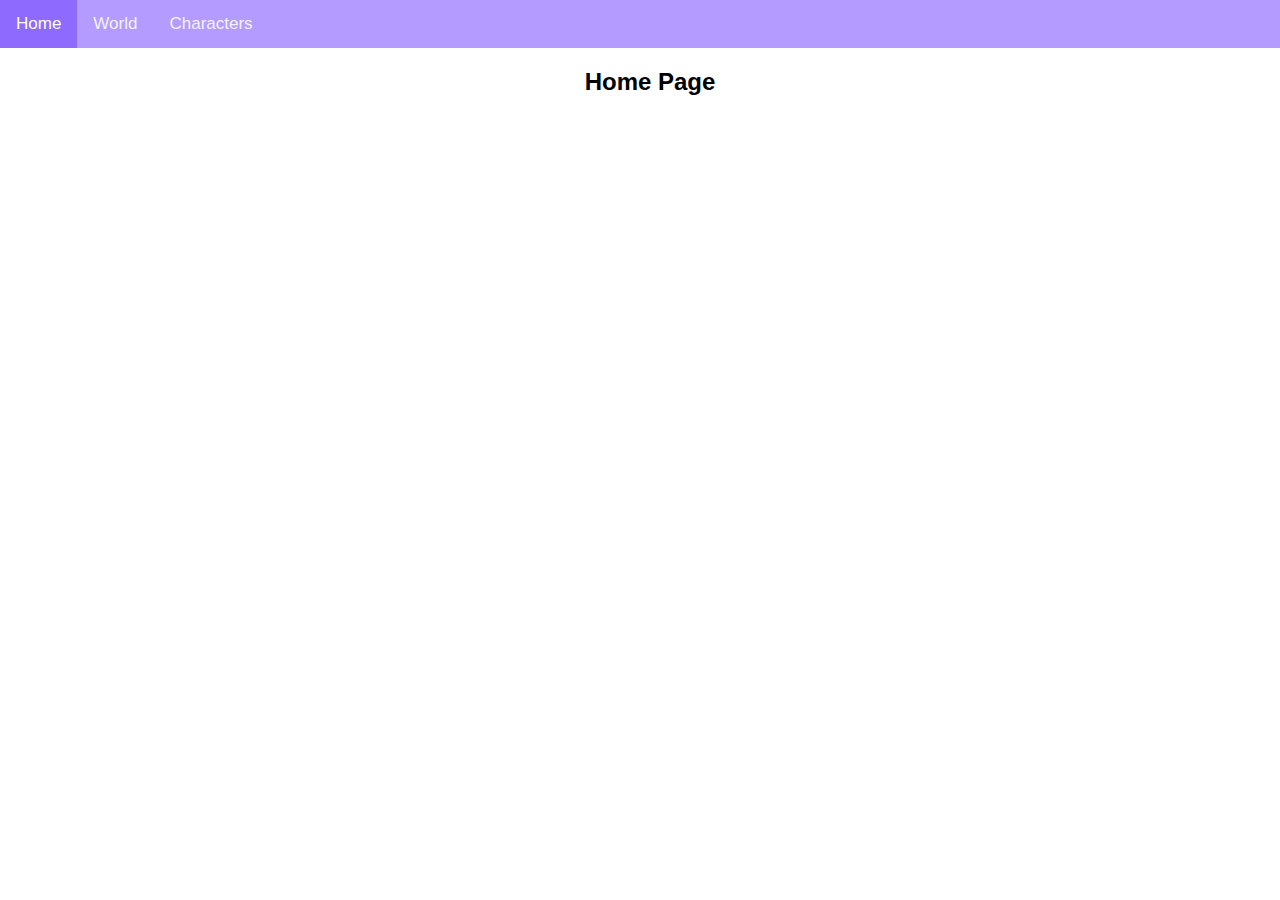
<file: index.html>
<!DOCTYPE html>

<head>
  <meta charset="utf-8">
  <meta name="viewport" content="width=device-width">
  <title>Lovket's OC Profiles</title>
  <link href="style.css" rel="stylesheet" type="text/css" />
  <html>
  <meta name="viewport" content="width=device-width, initial-scale=1">

  <!--
  Navigation Bar
  -->
  <div class="topnav">
    <a class="active" href="index.html">Home</a>
        <a href="aboutcreator.html">World</a>
        <a href="character.html">Characters</a>
  </div>

  <div style="padding-left:20px">
    <h2 style="text-align:center">Home Page</h2>
    
    <br>
  </div>
  </body>
  </html>
  <div>
</file>
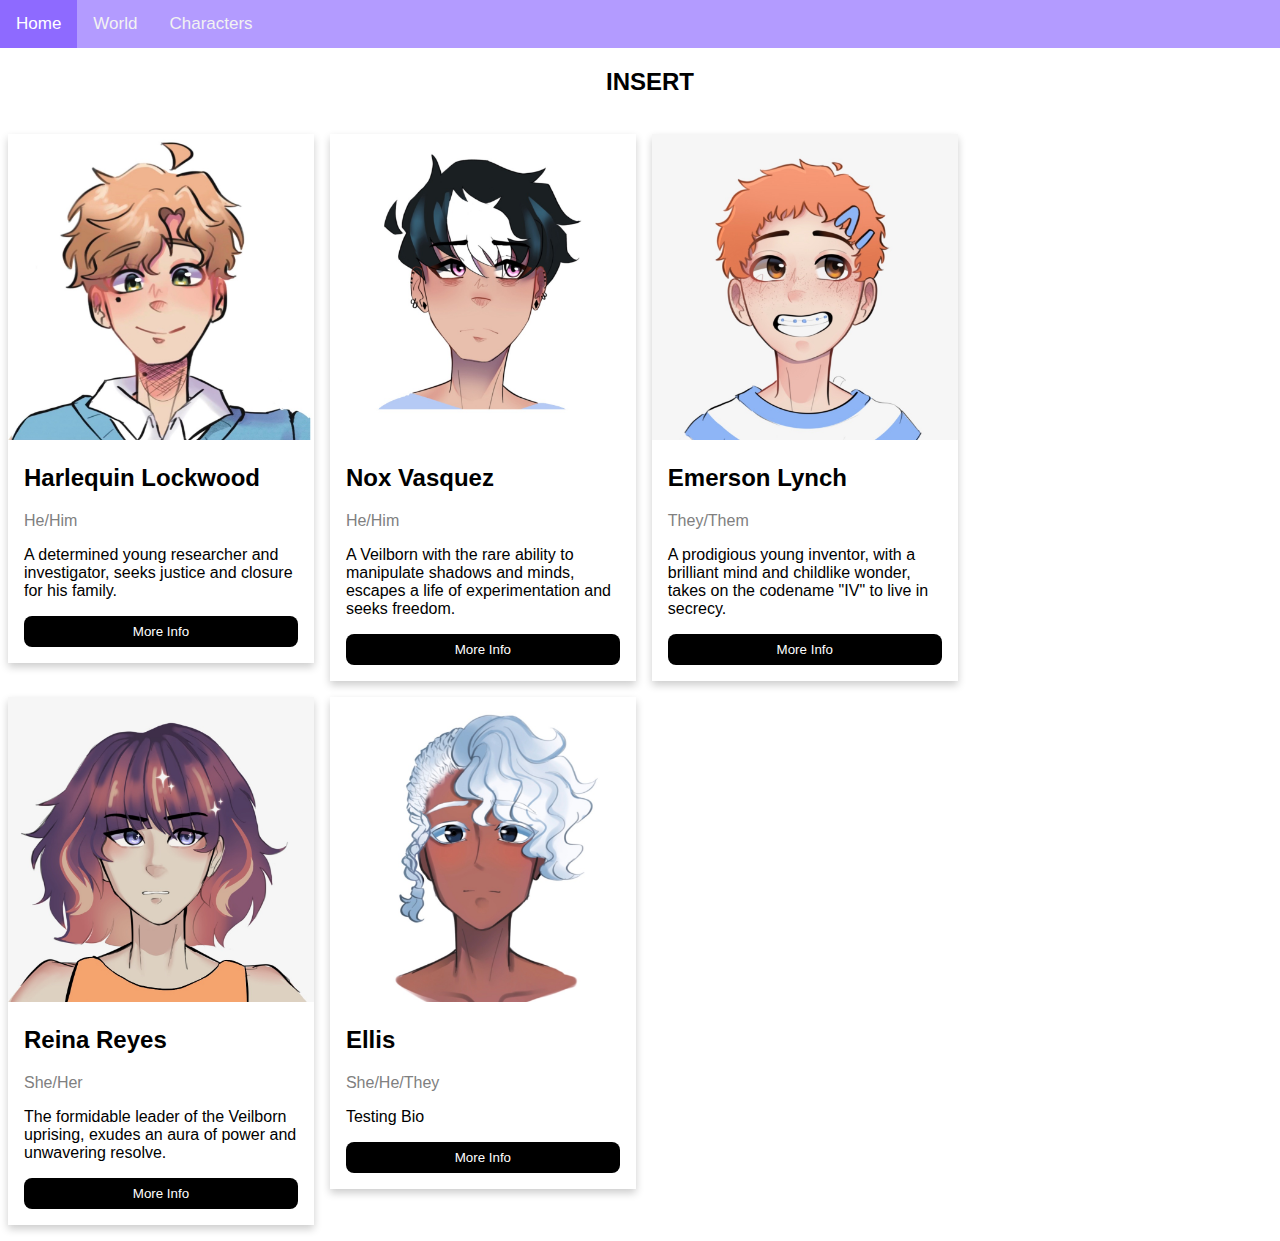
<file: character.html>
<!DOCTYPE html>

<head>
  <meta charset="utf-8">
  <meta name="viewport" content="width=device-width">
  <title>Lovket's OC Profiles</title>
  <link href="style.css" rel="stylesheet" type="text/css" />
  <html>
  <meta name="viewport" content="width=device-width, initial-scale=1">

  <!--
  Navigation Bar
  -->
  <div class="topnav">
    <a class="active" href="index.html">Home</a>
        <a href="aboutcreator.html">World</a>
        <a href="character.html">Characters</a>
  </div>

  <div style="padding-left:20px">
    <h2 style="text-align:center">INSERT</h2>
    <br>
  </div>
  </body>
  </html>

  <!--
  Profile Boxes
  -->
  <div class="row">
    <div class="column">
      <div class="card">
        <img src="Harley.jpeg" alt="HarlequinLockwood" style="width:100%">
        <div class="container">
          <h2>Harlequin Lockwood</h2>
          <p class="title"> He/Him </p>
          <p>A determined young researcher and investigator, seeks justice and closure for his family.</p>
          <a href = Harley.html><p><button class="button">More Info</button></p></a>
        </div>
      </div>
    </div>

    <div class="column">
      <div class="card">
        <img src="Nox.jpeg" alt="NoxVasquez" style="width:100%">
        <div class="container">
          <h2>Nox Vasquez</h2>
          <p class="title">He/Him</p>
          <p>A Veilborn with the rare ability to manipulate shadows and minds, escapes a life of experimentation and seeks freedom.</p>
          <a href = Nox.html><p><button class="button">More Info</button></p></a>
        </div>
      </div>
    </div>

    <div class="column">
      <div class="card">
        <img src="Emerson.jpeg" alt="EmersonLynch" style="width:100%">
        <div class="container">
          <h2>Emerson Lynch</h2>
          <p class="title">They/Them</p>
          <p>A prodigious young inventor, with a brilliant mind and childlike wonder, takes on the codename "IV" to live in secrecy.</p>
          <a href = Emerson.html><p><button class="button">More Info</button></p></a>
        </div>
      </div>
    </div>

    <div class="column">
      <div class="card">
        <img src="Reina.jpeg" alt="ReinaReyes" style="width:100%">
        <div class="container">
          <h2>Reina Reyes</h2>
          <p class="title">She/Her</p>
          <p>The formidable leader of the Veilborn uprising, exudes an aura of power and unwavering resolve.
          </p>
          <a href = Reina.html><p><button class="button">More Info</button></p></a>
        </div>
      </div>
    </div>

    <div class="column">
      <div class="card">
        <img src="Cloud.jpeg" alt="CloudOC" style="width:100%">
        <div class="container">
          <h2>Ellis</h2>
          <p class="title">She/He/They</p>
          <p>Testing Bio</p>
          <a href = Cloud.html><p><button class="button">More Info</button></p></a>
        </div>
      </div>
    </div>

  </div>
</file>
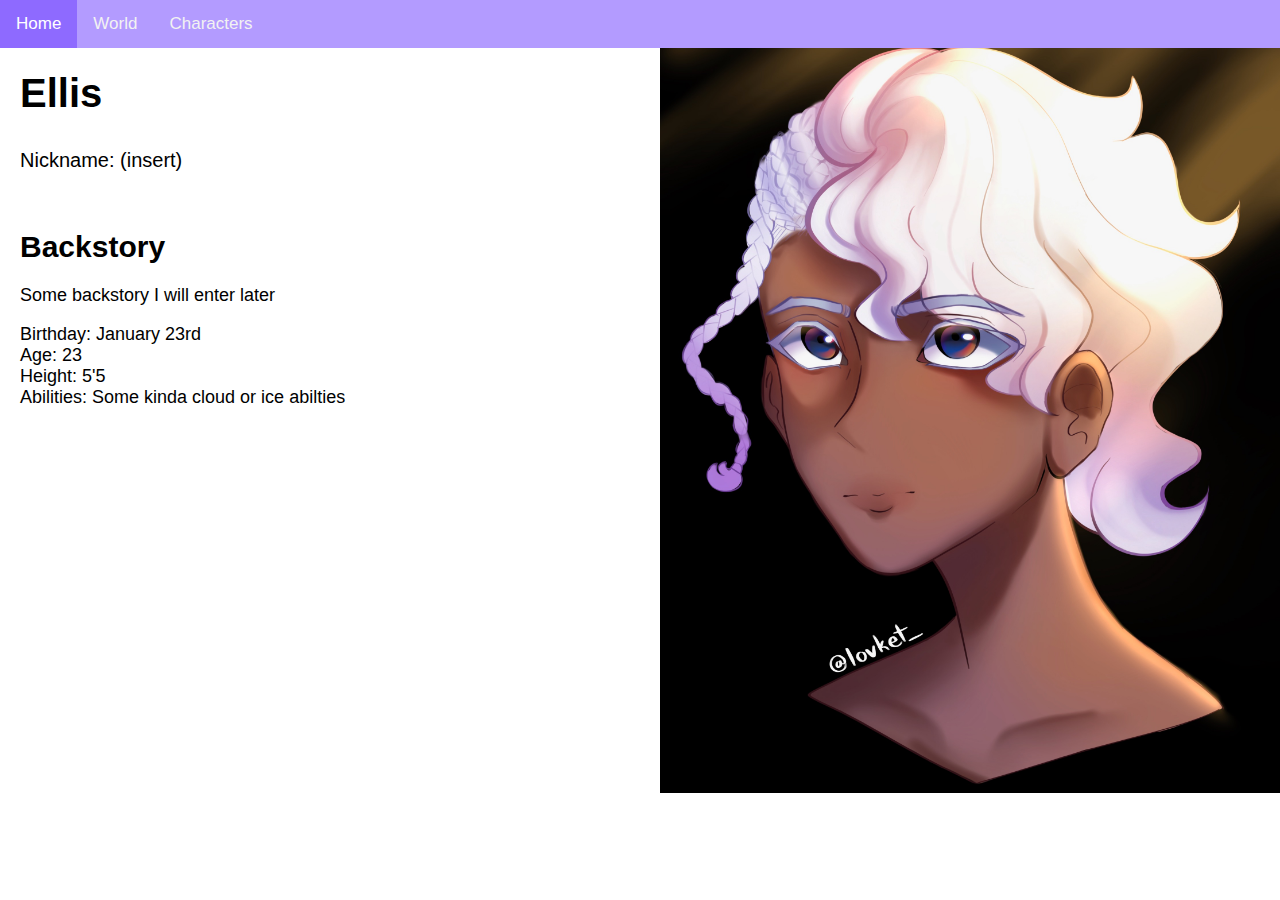
<file: Cloud.html>
<!DOCTYPE html>

<head>
  <meta charset="utf-8">
  <meta name="viewport" content="width=device-width">
  <title>Lovket's OC Profiles</title>
  <link href="Cloud.css" rel="stylesheet" type="text/css" />
  <html>
  <meta name="viewport" content="width=device-width, initial-scale=1">

  <!--
  Navigation Bar
  -->
  <div class="topnav">
    <a class="active" href="index.html">Home</a>
    <a href="aboutcreator.html">World</a>
    <a href="character.html">Characters</a>
  </div>

  <div style="padding-left:20px">
    <br>
  </div>

  <!--SPLIT SCREEN THINGY -->

  <div class="row">
    <div class="column" style="padding-left: 20px; padding-right: 20px; padding-top:20px">
      <h2 style="font-size: 40px"> Ellis </h2>
      <p style="font-size: 20px">Nickname: (insert)</p>
      <br>
      <h1 style="font-size: 30px">Backstory</h1>
      <p1 style="font-size: 18px">Some backstory I will enter later
      </p1>
      <br><br>
      <p2 style="font-size: 18px">Birthday: January 23rd</p2>
      <br>
      <p3 style="font-size: 18px">Age: 23</p3>
      <br>
      <p4 style="font-size: 18px">Height: 5'5</p4>
      <br>
      <p5 style="font-size: 18px">Abilities: Some kinda cloud or ice abilties</p5>
    </div>
    <div class="column">
      <img style="width: 100%;" src="CloudRef.jpeg" alt="CloudReference">
    </div>
  </div>
  </div>

  <div class="Information">

    </body>

  </html>
</file>
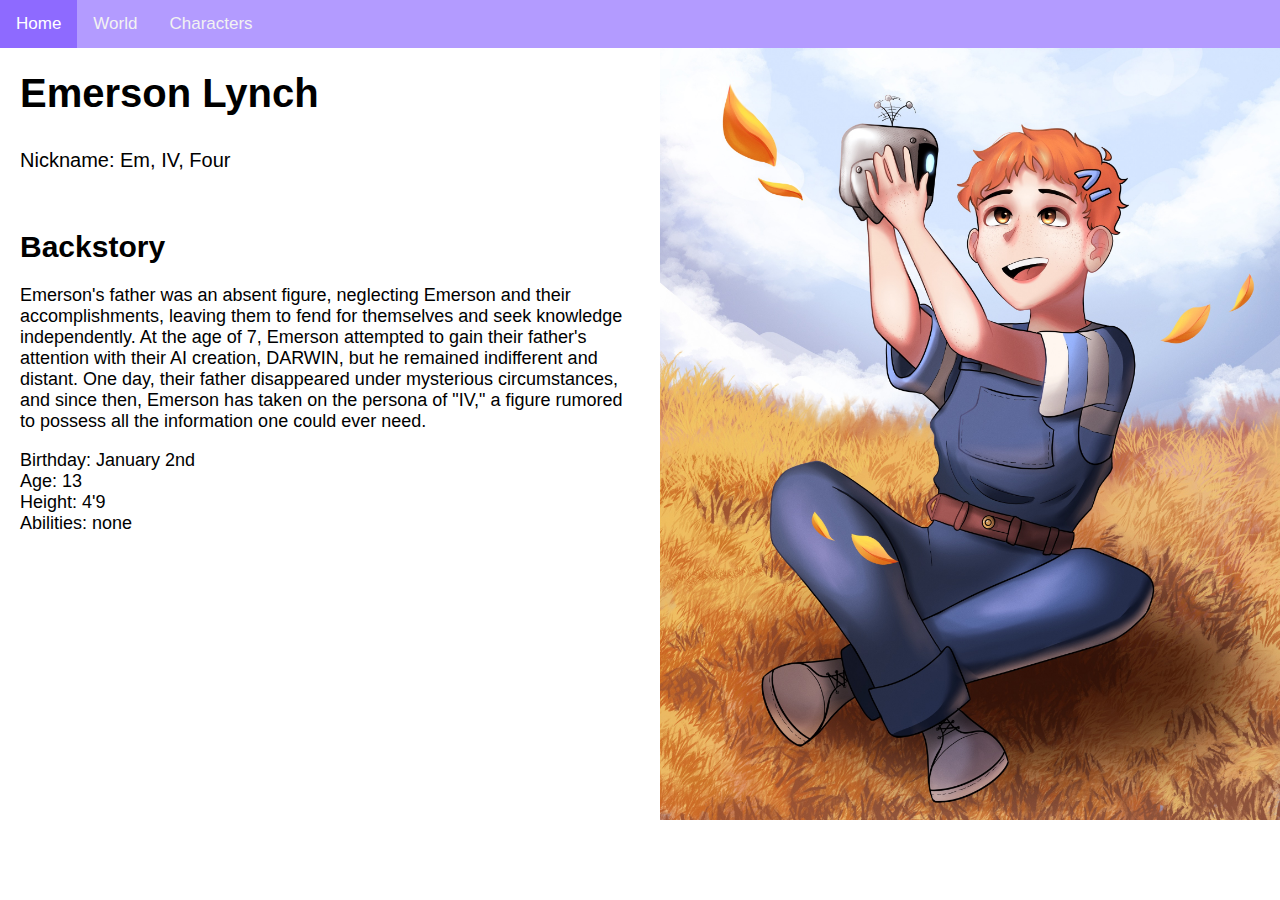
<file: Emerson.html>
<!DOCTYPE html>

<head>
  <meta charset="utf-8">
  <meta name="viewport" content="width=device-width">
  <title>Lovket's OC Profiles</title>
  <link href="Emerson.css" rel="stylesheet" type="text/css" />
  <html>
  <meta name="viewport" content="width=device-width, initial-scale=1">

  <!--
  Navigation Bar
  -->
  <div class="topnav">
    <a class="active" href="index.html">Home</a>
    <a href="aboutcreator.html">World</a>
    <a href="character.html">Characters</a>
  </div>

  <div style="padding-left:20px">
    <br>
  </div>

  <!--SPLIT SCREEN THINGY -->
 <div class="row">
    <div class="column" style="padding-left: 20px; padding-right: 20px; padding-top:20px">
      <h2 style="font-size: 40px">Emerson Lynch</h2>
      <p style="font-size: 20px">Nickname: Em, IV, Four</p>
      <br>
      <h1 style="font-size: 30px">Backstory</h1>
      <p1 style="font-size: 18px">Emerson's father was an absent figure, neglecting Emerson and their accomplishments, leaving them to fend for themselves and seek knowledge independently. At the age of 7, Emerson attempted to gain their father's attention with their AI creation, DARWIN, but he remained indifferent and distant. One day, their father disappeared under mysterious circumstances, and since then, Emerson has taken on the persona of "IV," a figure rumored to possess all the information one could ever need.</p1>
      <br><br>
      <p2 style="font-size: 18px">Birthday: January 2nd</p2>
      <br>
      <p3 style="font-size: 18px">Age: 13</p3>
      <br>
      <p4 style="font-size: 18px">Height: 4'9</p4>
      <br>
      <p5 style="font-size: 18px">Abilities: none</p5>
    </div>
    <div class="column">
      <img style="width: 100%;" src="EmersonRef.jpeg" alt="EmersonReference">
    </div>
  </div>
    
  </body>
  </html>
</file>
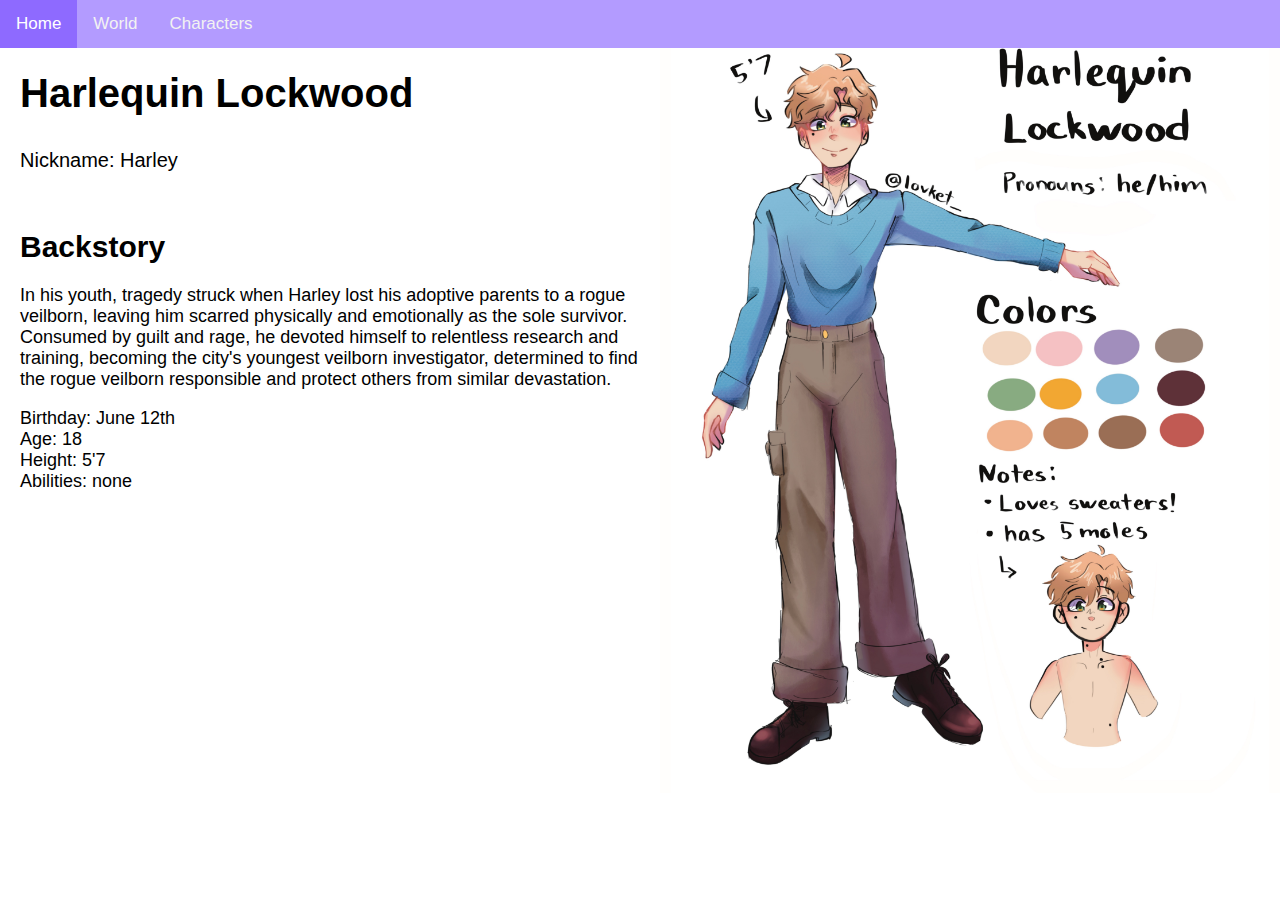
<file: Harley.html>
<!DOCTYPE html>

<head>
  <meta charset="utf-8">
  <meta name="viewport" content="width=device-width">
  <title>Lovket's OC Profiles</title>
  <link href="Harley.css" rel="stylesheet" type="text/css" />
  <html>
  <meta name="viewport" content="width=device-width, initial-scale=1">

  <!--
  Navigation Bar
  -->
  <div class="topnav">
    <a class="active" href="index.html">Home</a>
    <a href="aboutcreator.html">World</a>
    <a href="character.html">Characters</a>
  </div>

  <div style="padding-left:20px">
    <br>
  </div>

  <!--SPLIT SCREEN THINGY -->

  <div class="row">
    <div class="column" style="padding-left: 20px; padding-right: 20px; padding-top:20px">
      <h2 style="font-size: 40px">Harlequin Lockwood</h2>
      <p style="font-size: 20px">Nickname: Harley</p>
      <br>
      <h1 style="font-size: 30px">Backstory</h1>
      <p1 style="font-size: 18px">In his youth, tragedy struck when Harley lost his adoptive parents to a rogue
        veilborn, leaving him scarred physically and emotionally as the sole survivor. Consumed by guilt and rage, he
        devoted himself to relentless research and training, becoming the city's youngest veilborn investigator,
        determined to find the rogue veilborn responsible and protect others from similar devastation.
      </p1>
      <br><br>
      <p2 style="font-size: 18px">Birthday: June 12th</p2>
      <br>
      <p3 style="font-size: 18px">Age: 18</p3>
      <br>
      <p4 style="font-size: 18px">Height: 5'7</p4>
      <br>
      <p5 style="font-size: 18px">Abilities: none</p5>
    </div>
    <div class="column">
      <img style="width: 100%;" src="HarleyRef.jpeg" alt="HarleyReference">
    </div>
  </div>
  </div>


  <div class="Information">

    </body>

  </html>
</file>
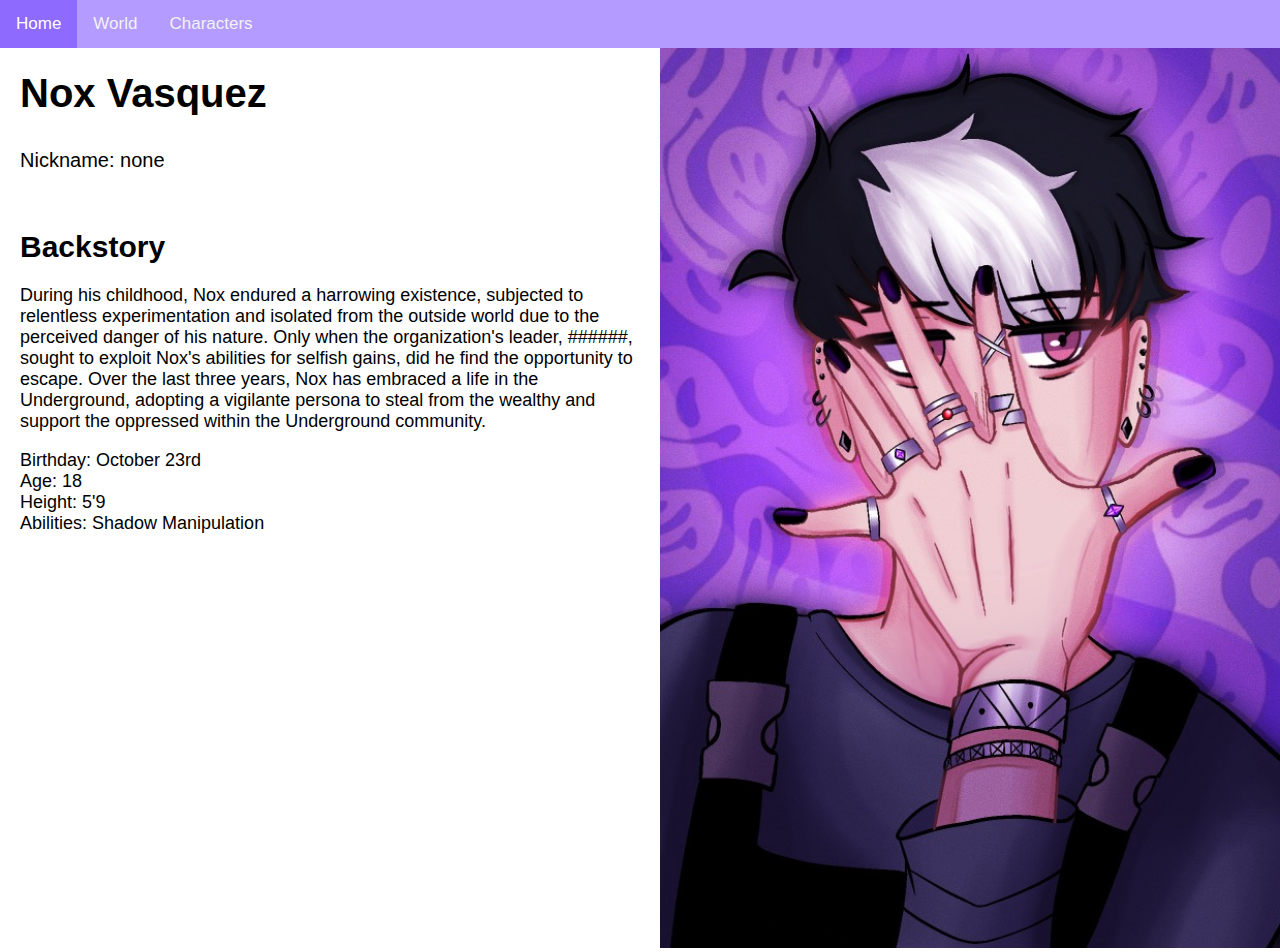
<file: Nox.html>
<!DOCTYPE html>

<head>
  <meta charset="utf-8">
  <meta name="viewport" content="width=device-width">
  <title>Lovket's OC Profiles</title>
  <link href="Nox.css" rel="stylesheet" type="text/css" />
  <html>
  <meta name="viewport" content="width=device-width, initial-scale=1">

  <!--
  Navigation Bar
  -->
  <div class="topnav">
    <a class="active" href="index.html">Home</a>
    <a href="aboutcreator.html">World</a>
    <a href="character.html">Characters</a>
  </div>

  <div style="padding-left:20px">
    <br>
  </div>

  <!--SPLIT SCREEN THINGY -->

  <div class="row">
    <div class="column" style="padding-left: 20px; padding-right: 20px; padding-top:20px">
      <h2 style="font-size: 40px">Nox Vasquez</h2>
      <p style="font-size: 20px">Nickname: none</p>
      <br>
      <h1 style="font-size: 30px">Backstory</h1>
      <p1 style="font-size: 18px">During his childhood, Nox endured a harrowing existence, subjected to relentless experimentation and isolated from the outside world due to the perceived danger of his nature. Only when the organization's leader, ######, sought to exploit Nox's abilities for selfish gains, did he find the opportunity to escape. Over the last three years, Nox has embraced a life in the Underground, adopting a vigilante persona to steal from the wealthy and support the oppressed within the Underground community.
      </p1>
      <br><br>
      <p2 style="font-size: 18px">Birthday: October 23rd</p2>
      <br>
      <p3 style="font-size: 18px">Age: 18</p3>
      <br>
      <p4 style="font-size: 18px">Height: 5'9</p4>
      <br>
      <p5 style="font-size: 18px">Abilities: Shadow Manipulation</p5>
    </div>
    <div class="column">
      <img style="width: 100%;" src="NoxRef.jpeg" alt="NoxReference">
    </div>
  </div>


    
  </body>
  </html>
</file>
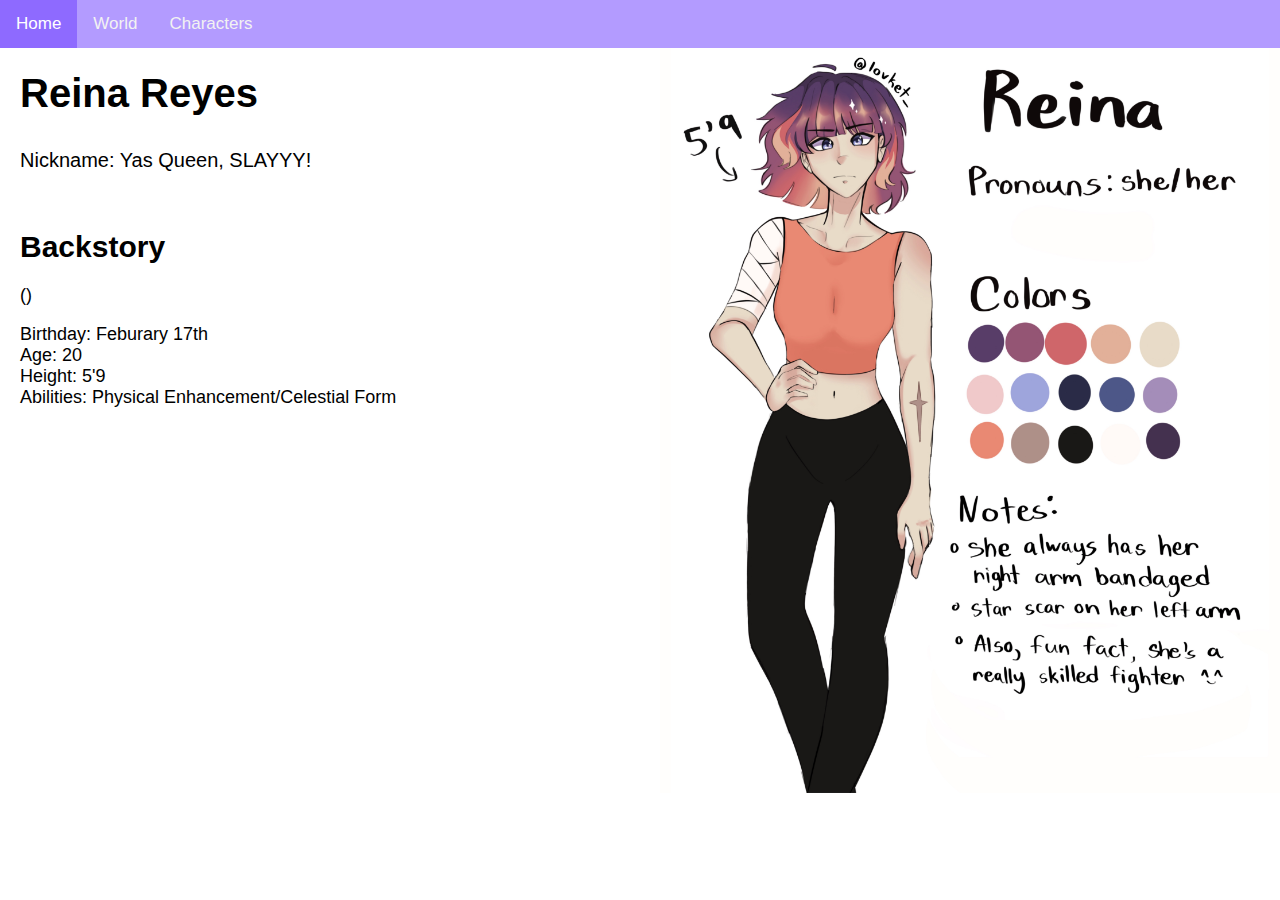
<file: Reina.html>
<!DOCTYPE html>

<head>
  <meta charset="utf-8">
  <meta name="viewport" content="width=device-width">
  <title>Lovket's OC Profiles</title>
  <link href="Reina.css" rel="stylesheet" type="text/css" />
  <html>
  <meta name="viewport" content="width=device-width, initial-scale=1">

  <!--
  Navigation Bar
  -->
  <div class="topnav">
    <a class="active" href="index.html">Home</a>
    <a href="aboutcreator.html">World</a>
    <a href="character.html">Characters</a>
  </div>

  <div style="padding-left:20px">
    <br>
  </div>

  <!--SPLIT SCREEN THINGY -->
  <div class="row">
    <div class="column" style="padding-left: 20px; padding-right: 20px; padding-top:20px">
      <h2 style="font-size: 40px">Reina Reyes</h2>
      <p style="font-size: 20px">Nickname: Yas Queen, SLAYYY!</p>
      <br>
      <h1 style="font-size: 30px">Backstory</h1>
      <p1 style="font-size: 18px">()</p1>
      <br><br>
      <p2 style="font-size: 18px">Birthday: Feburary 17th</p2>
      <br>
      <p3 style="font-size: 18px">Age: 20</p3>
      <br>
      <p4 style="font-size: 18px">Height: 5'9</p4>
      <br>
      <p5 style="font-size: 18px">Abilities: Physical Enhancement/Celestial Form</p5>
    </div>
    <div class="column">
      <img style="width: 100%;" src="ReinaRef.jpeg" alt="ReinaReference">
    </div>
  </div>


    
  </body>
  </html>
</file>
<file: style.css>
html {
  height: 100%;
  width: 100%;
}

/* TOP NAVIGATION BAR*/
body {
  margin: 0;
  font-family: Arial, Helvetica, sans-serif;
}

.topnav {
  overflow: hidden;
  background-color: #B39BFF;
}

.topnav a {
  float: left;
  color: #f2f2f2;
  text-align: center;
  padding: 14px 16px;
  text-decoration: none;
  font-size: 17px;
}

.topnav a:hover {
  background-color: #8E6AFF;
  color: white;
}

.topnav a.active {
  background-color: #8E6AFF;
  color: white;
}

/*
Profile Boxes
*/


/* Three columns side by side */


.column {
  align-self: "center";
  float: left;
  width: 23.9%;
  margin-bottom: 16px;
  padding: 0 8px;
}

/* Display the columns below each other instead of side by side on small screens */
@media screen and (max-width: 650px) {
  .column {
    width: 100%;
    display: block;
  }
}

/* Add some shadows to create a card effect */
.card {
  box-shadow: 0 4px 8px 0 rgba(0, 0, 0, 0.2);
}

/* Some left and right padding inside the container */
.container {
  padding: 0 16px;
}


/* Clear floats */
.container::after, .row::after {
  content: "";
  clear: both;
  display: table;
}

.title {
  color: grey;
}

.button {
  border: none;
  outline: 0;
  display: inline-block;
  padding: 8px;
  color: white;
  background-color: #000;
  text-align: center;
  cursor: pointer;
  width: 100%;
  border-radius: 8px;
}

.button:hover {
  background-color: #555;
}
</file>
<file: Cloud.css>
html {
    height: 100%;
    width: 100%;
  }
  
  /* TOP NAVIGATION BAR*/
  body {
    margin: 0;
    font-family: Arial, Helvetica, sans-serif;
  }
  
  .topnav {
    position: fixed;
    width: 100%;
    overflow: hidden;
    background-color: #B39BFF;
  }
  
  .topnav a {
    float: left;
    color: #f2f2f2;
    text-align: center;
    padding: 14px 16px;
    text-decoration: none;
    font-size: 17px;
  }
  
  .topnav a:hover {
    background-color: #8E6AFF;
    color: white;
  }
  
  .topnav a.active {
    background-color: #8E6AFF;
    color: white;
  }
  
  /* SPLIT SCREEN PROFILE PAGE THINGY */
  /* Split the screen in half */
  
  .row {
    display: flex;
  }
  
  .column {
    flex: 50%;
  }
  
  /* Style the image inside the centered container, if needed */
  .centered img {
    width: 580px;
    border-radius: 3%;
  }
  
  /* Font info size*/
</file>
<file: Emerson.css>
html {
  height: 100%;
  width: 100%;
}

/* TOP NAVIGATION BAR*/
body {
  margin: 0;
  font-family: Arial, Helvetica, sans-serif;
}

.topnav {
  position:fixed;
  width: 100%;
  overflow: hidden;
  background-color: #B39BFF;
}

.topnav a {
  float: left;
  color: #f2f2f2;
  text-align: center;
  padding: 14px 16px;
  text-decoration: none;
  font-size: 17px;
}

.topnav a:hover {
  background-color: #8E6AFF;
  color: white;
}

.topnav a.active {
  background-color: #8E6AFF;
  color: white;
}

/* SPLIT SCREEN PROFILE PAGE THINGY */
/* Split the screen in half */
.row {
  display: flex;
}

.column {
  flex: 50%;
}

/* Style the image inside the centered container, if needed */
.centered img {
  width: 580px;
  border-radius: 3%;
}

/* Font info size*/
</file>
<file: Harley.css>
html {
  height: 100%;
  width: 100%;
}

/* TOP NAVIGATION BAR*/
body {
  margin: 0;
  font-family: Arial, Helvetica, sans-serif;
}

.topnav {
  position: fixed;
  width: 100%;
  overflow: hidden;
  background-color: #B39BFF;
}

.topnav a {
  float: left;
  color: #f2f2f2;
  text-align: center;
  padding: 14px 16px;
  text-decoration: none;
  font-size: 17px;
}

.topnav a:hover {
  background-color: #8E6AFF;
  color: white;
}

.topnav a.active {
  background-color: #8E6AFF;
  color: white;
}

/* SPLIT SCREEN PROFILE PAGE THINGY */
/* Split the screen in half */

.row {
  display: flex;
}

.column {
  flex: 50%;
}

/* Style the image inside the centered container, if needed */
.centered img {
  width: 580px;
  border-radius: 3%;
}

/* Font info size*/
</file>
<file: Nox.css>
html {
  height: 100%;
  width: 100%;
}

/* TOP NAVIGATION BAR*/
body {
  margin: 0;
  font-family: Arial, Helvetica, sans-serif;
}

.topnav {
  position:fixed;
  width: 100%;
  overflow: hidden;
  background-color: #B39BFF;
}

.topnav a {
  float: left;
  color: #f2f2f2;
  text-align: center;
  padding: 14px 16px;
  text-decoration: none;
  font-size: 17px;
}

.topnav a:hover {
  background-color: #8E6AFF;
  color: white;
}

.topnav a.active {
  background-color: #8E6AFF;
  color: white;
}

/* SPLIT SCREEN PROFILE PAGE THINGY */
/* Split the screen in half */
.row {
  display: flex;
}

.column {
  flex: 50%;
}

/* Style the image inside the centered container, if needed */
.centered img {
  width: 580px;
  border-radius: 3%;
}

/* Font info size*/
</file>
<file: Reina.css>
html {
  height: 100%;
  width: 100%;
}

/* TOP NAVIGATION BAR*/
body {
  margin: 0;
  font-family: Arial, Helvetica, sans-serif;
}

.topnav {
  position:fixed;
  width: 100%;
  overflow: hidden;
  background-color: #B39BFF;
}

.topnav a {
  float: left;
  color: #f2f2f2;
  text-align: center;
  padding: 14px 16px;
  text-decoration: none;
  font-size: 17px;
}

.topnav a:hover {
  background-color: #8E6AFF;
  color: white;
}

.topnav a.active {
  background-color: #8E6AFF;
  color: white;
}

/* SPLIT SCREEN PROFILE PAGE THINGY */
/* Split the screen in half */
.row {
  display: flex;
}

.column {
  flex: 50%;
}

/* Style the image inside the centered container, if needed */
.centered img {
  width: 580px;
  border-radius: 3%;
}

/* Font info size*/
</file>
